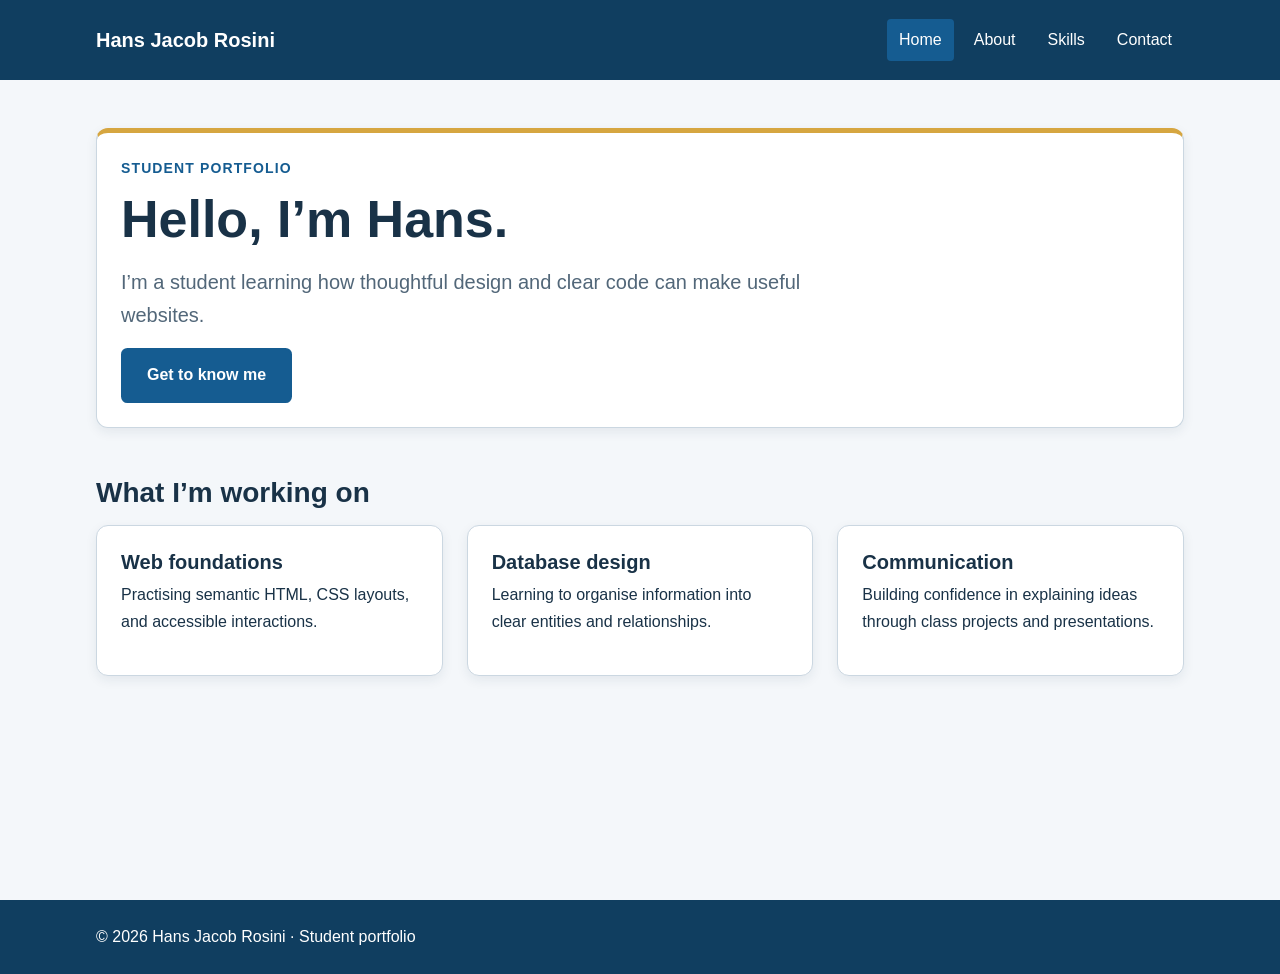
<file: index.html>
<!doctype html>
<html lang="en">
<head>
  <meta charset="utf-8">
  <meta name="viewport" content="width=device-width, initial-scale=1">
  <meta name="description" content="Hans Jacob Rosini's student portfolio.">
  <title>Hans Jacob Rosini | Portfolio</title>
  <link rel="stylesheet" href="css/style.css">
</head>
<body>
  <header class="site-header">
    <div class="container header-inner">
      <a class="brand" href="index.html">Hans Jacob Rosini</a>
      <nav class="site-nav" aria-label="Main navigation">
        <a aria-current="page" href="index.html">Home</a>
        <a href="about.html">About</a>
        <a href="skills.html">Skills</a>
        <a href="contact.html">Contact</a>
      </nav>
    </div>
  </header>
  <main class="container page-main">
    <section class="hero card">
      <p class="eyebrow">Student portfolio</p>
      <h1>Hello, I’m Hans.</h1>
      <p class="lead">I’m a student learning how thoughtful design and clear code can make useful websites.</p>
      <a class="button" href="about.html">Get to know me</a>
    </section>
    <section class="content-section" aria-labelledby="featured-heading">
      <h2 id="featured-heading">What I’m working on</h2>
      <div class="card-grid">
        <article class="card"><h3>Web foundations</h3><p>Practising semantic HTML, CSS layouts, and accessible interactions.</p></article>
        <article class="card"><h3>Database design</h3><p>Learning to organise information into clear entities and relationships.</p></article>
        <article class="card"><h3>Communication</h3><p>Building confidence in explaining ideas through class projects and presentations.</p></article>
      </div>
    </section>
  </main>
  <footer class="site-footer"><div class="container"><p>© 2026 Hans Jacob Rosini · Student portfolio</p></div></footer>
</body>
</html>
</file>
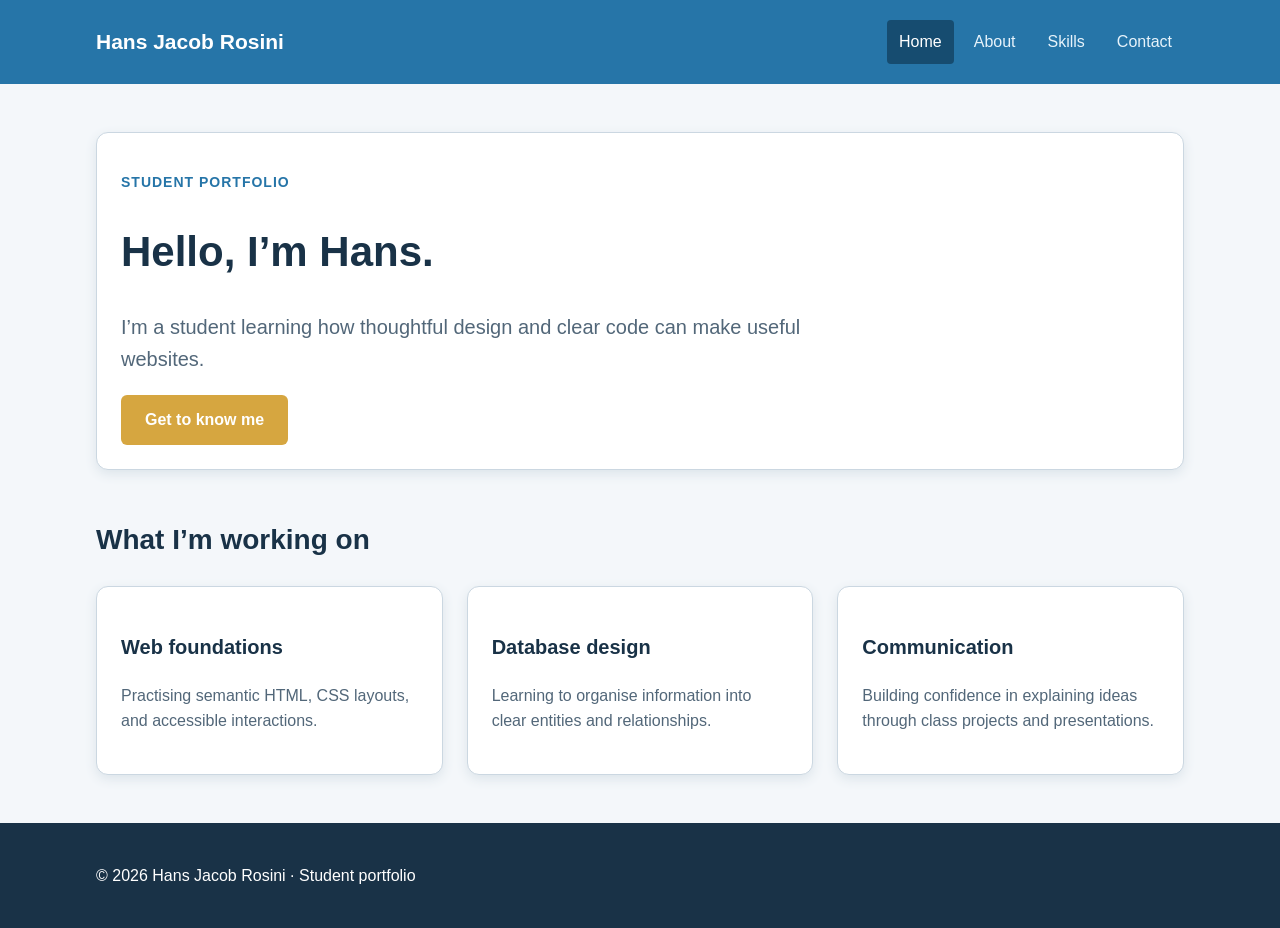
<file: preview-ai/index.html>
<!doctype html>
<html lang="en">
<head>
  <meta charset="utf-8">
  <meta name="viewport" content="width=device-width, initial-scale=1">
  <meta name="description" content="Hans Jacob Rosini's student portfolio.">
  <title>Hans Jacob Rosini | Portfolio</title>
  <link rel="stylesheet" href="ai-style.css">
</head>
<body>
  <header class="site-header">
    <div class="container header-inner">
      <a class="brand" href="index.html">Hans Jacob Rosini</a>
      <nav class="site-nav" aria-label="Main navigation">
        <a aria-current="page" href="index.html">Home</a>
        <a href="about.html">About</a>
        <a href="skills.html">Skills</a>
        <a href="contact.html">Contact</a>
      </nav>
    </div>
  </header>
  <main class="container page-main">
    <section class="hero card">
      <p class="eyebrow">Student portfolio</p>
      <h1>Hello, I’m Hans.</h1>
      <p class="lead">I’m a student learning how thoughtful design and clear code can make useful websites.</p>
      <a class="button" href="about.html">Get to know me</a>
    </section>
    <section class="content-section" aria-labelledby="featured-heading">
      <h2 id="featured-heading">What I’m working on</h2>
      <div class="card-grid">
        <article class="card"><h3>Web foundations</h3><p>Practising semantic HTML, CSS layouts, and accessible interactions.</p></article>
        <article class="card"><h3>Database design</h3><p>Learning to organise information into clear entities and relationships.</p></article>
        <article class="card"><h3>Communication</h3><p>Building confidence in explaining ideas through class projects and presentations.</p></article>
      </div>
    </section>
  </main>
  <footer class="site-footer"><div class="container"><p>© 2026 Hans Jacob Rosini · Student portfolio</p></div></footer>
</body>
</html>
</file>
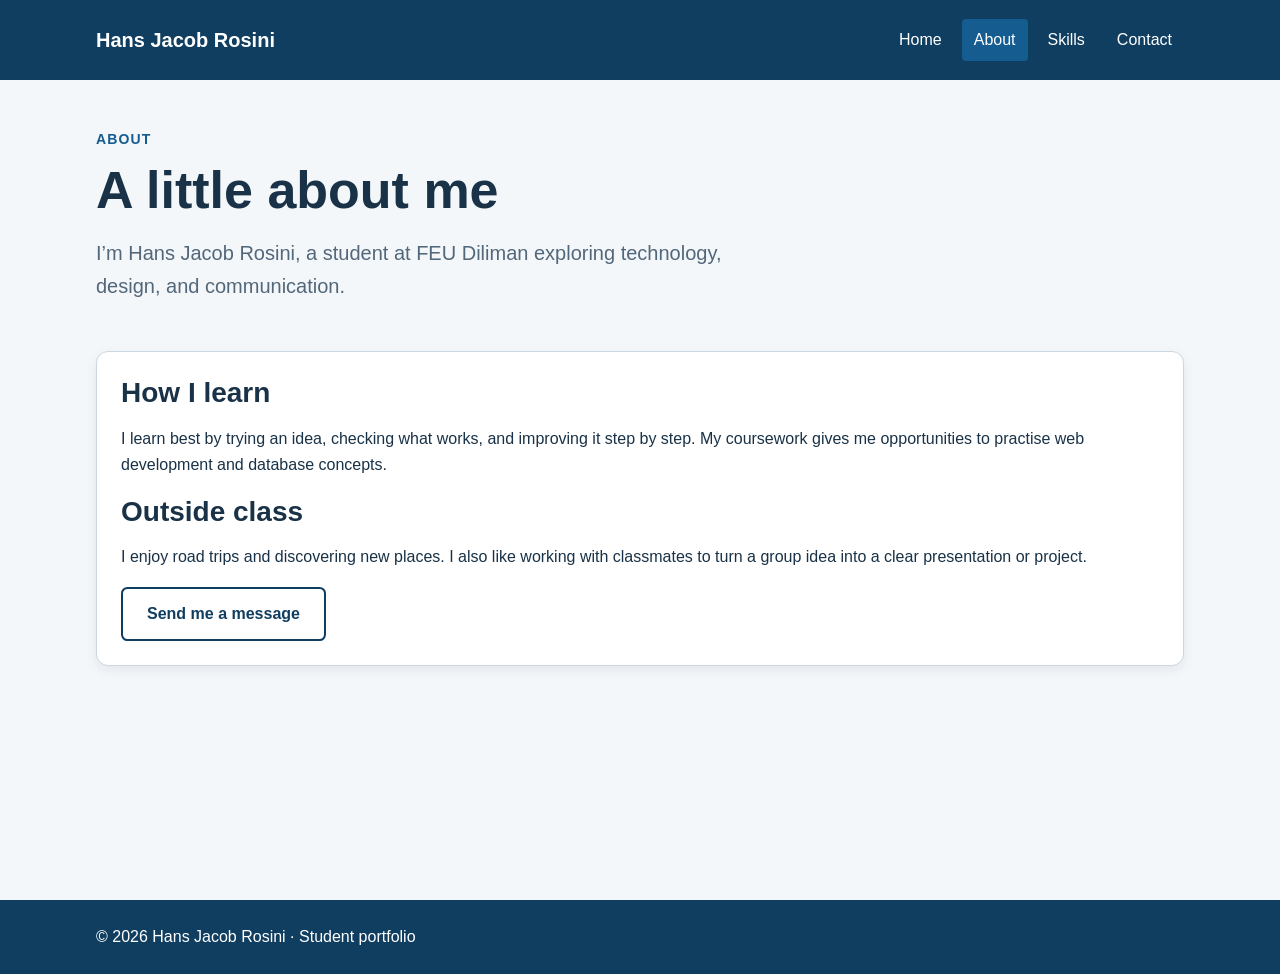
<file: about.html>
<!doctype html>
<html lang="en">
<head>
  <meta charset="utf-8">
  <meta name="viewport" content="width=device-width, initial-scale=1">
  <meta name="description" content="Learn more about Hans Jacob Rosini.">
  <title>About | Hans Jacob Rosini</title>
  <link rel="stylesheet" href="css/style.css">
</head>
<body>
  <header class="site-header"><div class="container header-inner">
    <a class="brand" href="index.html">Hans Jacob Rosini</a>
    <nav class="site-nav" aria-label="Main navigation">
      <a href="index.html">Home</a><a aria-current="page" href="about.html">About</a><a href="skills.html">Skills</a><a href="contact.html">Contact</a>
    </nav>
  </div></header>
  <main class="container page-main">
    <section class="page-heading"><p class="eyebrow">About</p><h1>A little about me</h1><p class="lead">I’m Hans Jacob Rosini, a student at FEU Diliman exploring technology, design, and communication.</p></section>
    <section class="card content-section">
      <h2>How I learn</h2>
      <p>I learn best by trying an idea, checking what works, and improving it step by step. My coursework gives me opportunities to practise web development and database concepts.</p>
      <h2>Outside class</h2>
      <p>I enjoy road trips and discovering new places. I also like working with classmates to turn a group idea into a clear presentation or project.</p>
      <a class="button button-secondary" href="contact.html">Send me a message</a>
    </section>
  </main>
  <footer class="site-footer"><div class="container"><p>© 2026 Hans Jacob Rosini · Student portfolio</p></div></footer>
</body>
</html>
</file>
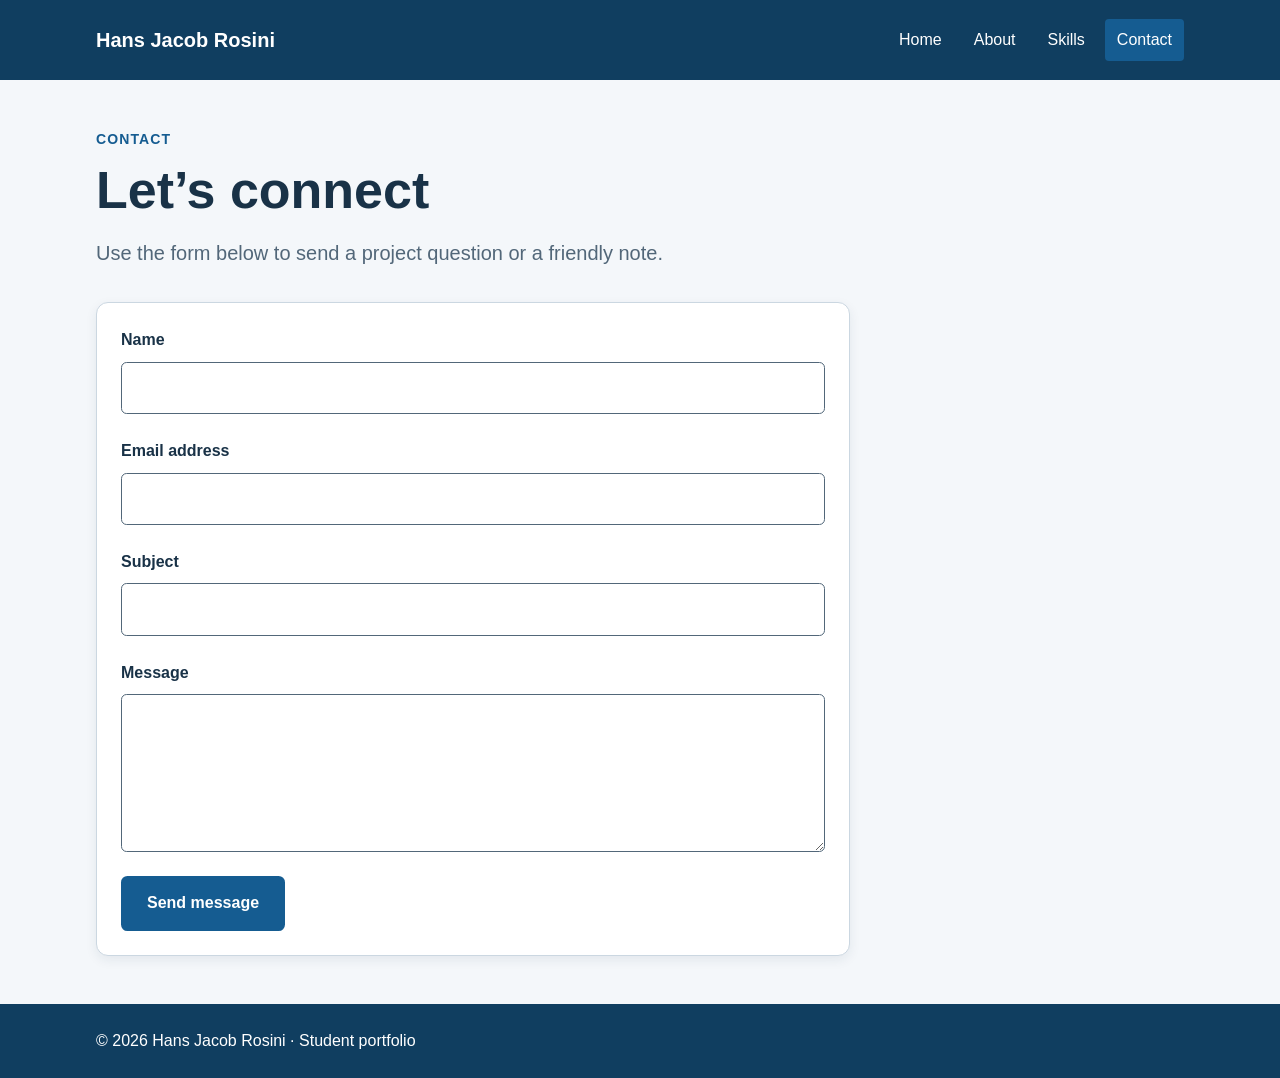
<file: contact.html>
<!doctype html>
<html lang="en">
<head>
  <meta charset="utf-8">
  <meta name="viewport" content="width=device-width, initial-scale=1">
  <meta name="description" content="Contact Hans Jacob Rosini.">
  <title>Contact | Hans Jacob Rosini</title>
  <link rel="stylesheet" href="css/style.css">
</head>
<body>
  <header class="site-header"><div class="container header-inner">
    <a class="brand" href="index.html">Hans Jacob Rosini</a>
    <nav class="site-nav" aria-label="Main navigation">
      <a href="index.html">Home</a><a href="about.html">About</a><a href="skills.html">Skills</a><a aria-current="page" href="contact.html">Contact</a>
    </nav>
  </div></header>
  <main class="container page-main">
    <section class="page-heading"><p class="eyebrow">Contact</p><h1>Let’s connect</h1><p class="lead">Use the form below to send a project question or a friendly note.</p></section>
    <section class="card form-card">
      <form action="#" method="get">
        <div class="form-field"><label for="name">Name</label><input id="name" name="name" type="text" autocomplete="name" required></div>
        <div class="form-field"><label for="email">Email address</label><input id="email" name="email" type="email" autocomplete="email" required></div>
        <div class="form-field"><label for="subject">Subject</label><input id="subject" name="subject" type="text" required></div>
        <div class="form-field"><label for="message">Message</label><textarea id="message" name="message" rows="5" required></textarea></div>
        <button class="button" type="submit">Send message</button>
      </form>
    </section>
  </main>
  <footer class="site-footer"><div class="container"><p>© 2026 Hans Jacob Rosini · Student portfolio</p></div></footer>
</body>
</html>
</file>
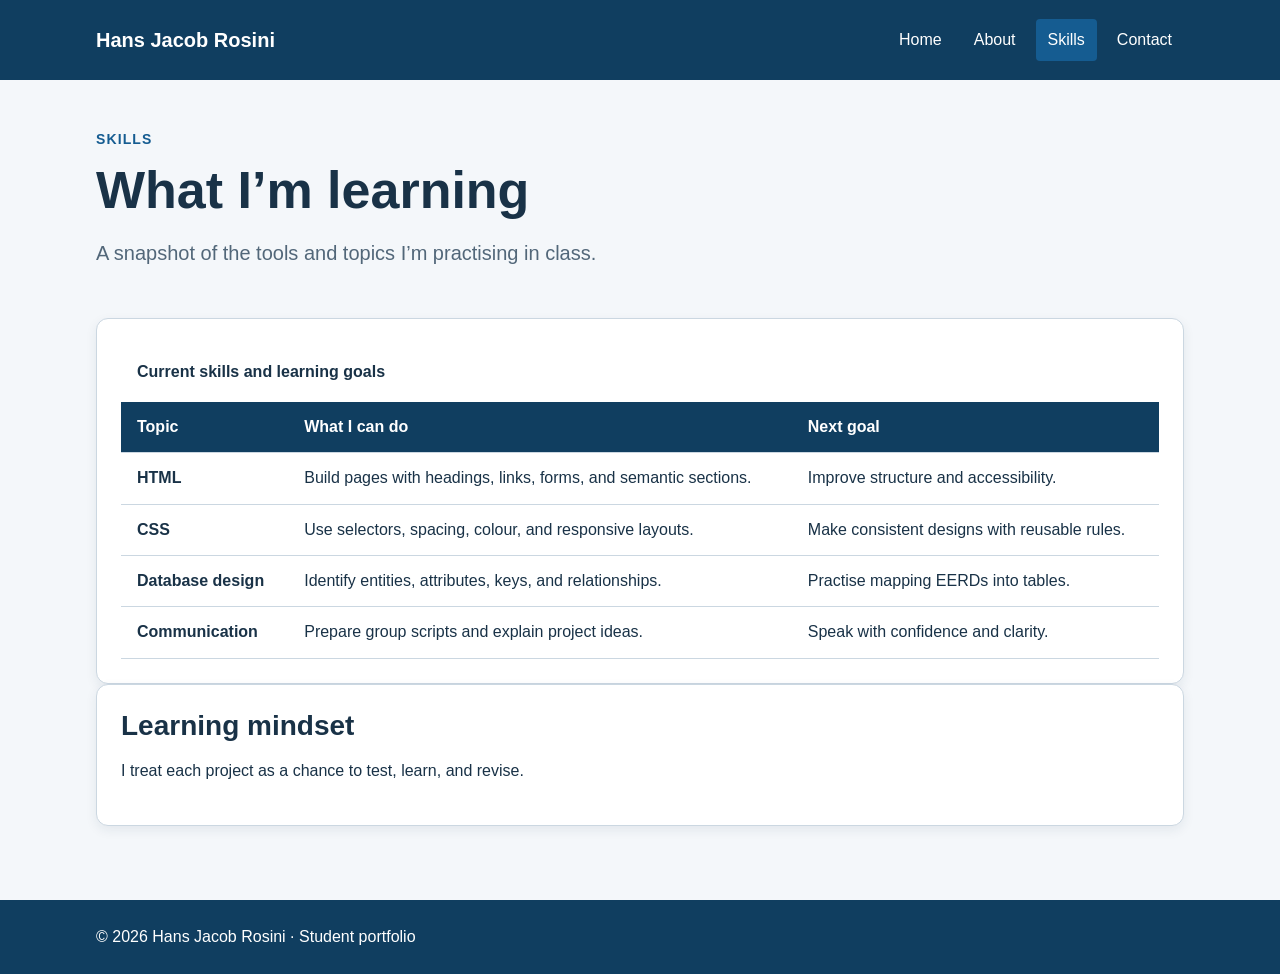
<file: skills.html>
<!doctype html>
<html lang="en">
<head>
  <meta charset="utf-8">
  <meta name="viewport" content="width=device-width, initial-scale=1">
  <meta name="description" content="Current skills and learning goals for Hans Jacob Rosini.">
  <title>Skills | Hans Jacob Rosini</title>
  <link rel="stylesheet" href="css/style.css">
</head>
<body>
  <header class="site-header"><div class="container header-inner">
    <a class="brand" href="index.html">Hans Jacob Rosini</a>
    <nav class="site-nav" aria-label="Main navigation">
      <a href="index.html">Home</a><a href="about.html">About</a><a aria-current="page" href="skills.html">Skills</a><a href="contact.html">Contact</a>
    </nav>
  </div></header>
  <main class="container page-main">
    <section class="page-heading"><p class="eyebrow">Skills</p><h1>What I’m learning</h1><p class="lead">A snapshot of the tools and topics I’m practising in class.</p></section>
    <section class="card content-section">
      <div class="table-scroll" role="region" aria-label="Skills table" tabindex="0">
      <table class="skills-table">
        <caption>Current skills and learning goals</caption>
        <thead><tr><th scope="col">Topic</th><th scope="col">What I can do</th><th scope="col">Next goal</th></tr></thead>
        <tbody>
          <tr><th scope="row">HTML</th><td>Build pages with headings, links, forms, and semantic sections.</td><td>Improve structure and accessibility.</td></tr>
          <tr><th scope="row">CSS</th><td>Use selectors, spacing, colour, and responsive layouts.</td><td>Make consistent designs with reusable rules.</td></tr>
          <tr><th scope="row">Database design</th><td>Identify entities, attributes, keys, and relationships.</td><td>Practise mapping EERDs into tables.</td></tr>
          <tr><th scope="row">Communication</th><td>Prepare group scripts and explain project ideas.</td><td>Speak with confidence and clarity.</td></tr>
        </tbody>
      </table>
      </div>
    </section>
    <aside class="card note-card"><h2>Learning mindset</h2><p>I treat each project as a chance to test, learn, and revise.</p></aside>
  </main>
  <footer class="site-footer"><div class="container"><p>© 2026 Hans Jacob Rosini · Student portfolio</p></div></footer>
</body>
</html>
</file>
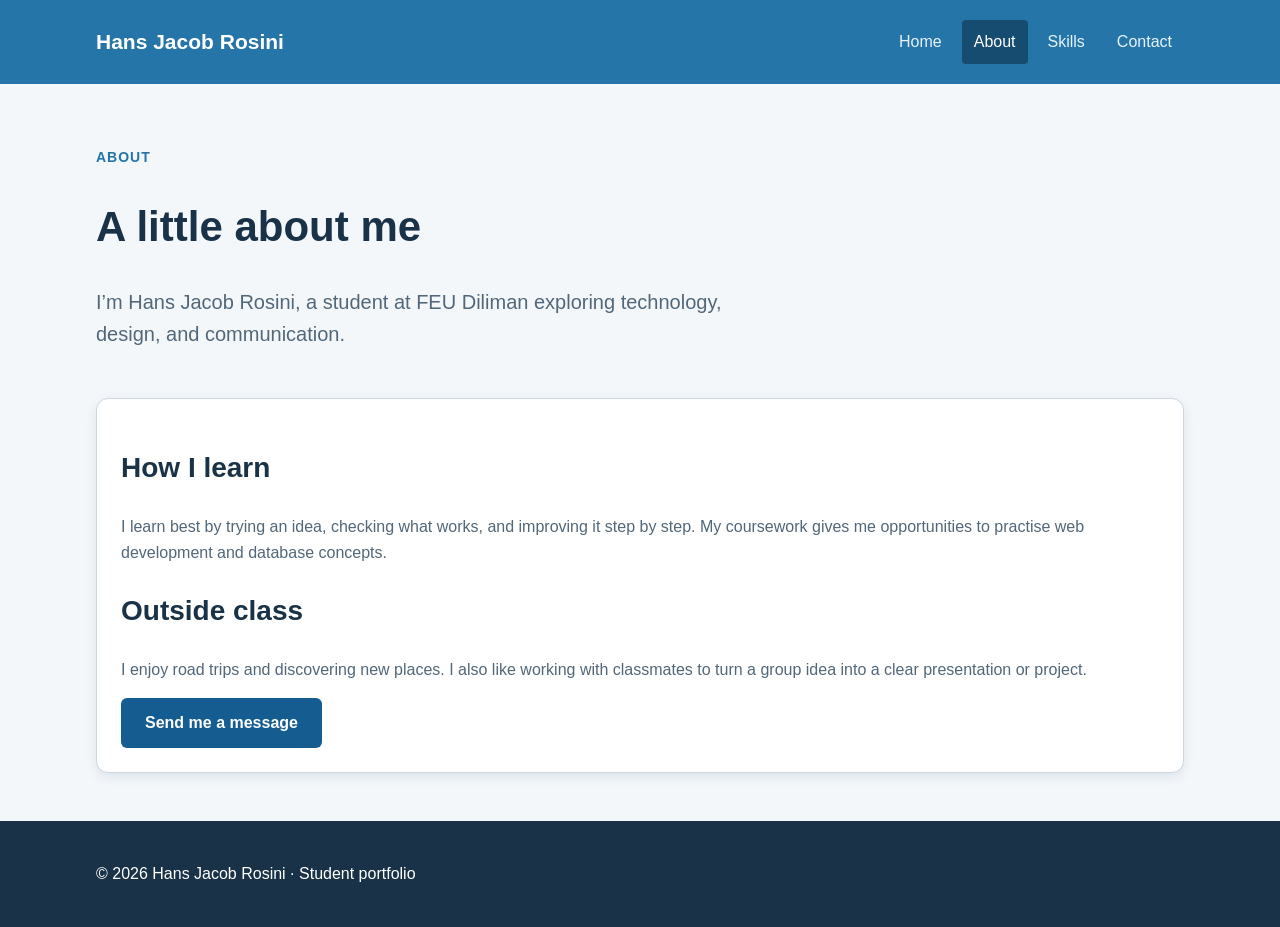
<file: preview-ai/about.html>
<!doctype html>
<html lang="en">
<head>
  <meta charset="utf-8">
  <meta name="viewport" content="width=device-width, initial-scale=1">
  <meta name="description" content="Learn more about Hans Jacob Rosini.">
  <title>About | Hans Jacob Rosini</title>
  <link rel="stylesheet" href="ai-style.css">
</head>
<body>
  <header class="site-header"><div class="container header-inner">
    <a class="brand" href="index.html">Hans Jacob Rosini</a>
    <nav class="site-nav" aria-label="Main navigation">
      <a href="index.html">Home</a><a aria-current="page" href="about.html">About</a><a href="skills.html">Skills</a><a href="contact.html">Contact</a>
    </nav>
  </div></header>
  <main class="container page-main">
    <section class="page-heading"><p class="eyebrow">About</p><h1>A little about me</h1><p class="lead">I’m Hans Jacob Rosini, a student at FEU Diliman exploring technology, design, and communication.</p></section>
    <section class="card content-section">
      <h2>How I learn</h2>
      <p>I learn best by trying an idea, checking what works, and improving it step by step. My coursework gives me opportunities to practise web development and database concepts.</p>
      <h2>Outside class</h2>
      <p>I enjoy road trips and discovering new places. I also like working with classmates to turn a group idea into a clear presentation or project.</p>
      <a class="button button-secondary" href="contact.html">Send me a message</a>
    </section>
  </main>
  <footer class="site-footer"><div class="container"><p>© 2026 Hans Jacob Rosini · Student portfolio</p></div></footer>
</body>
</html>
</file>
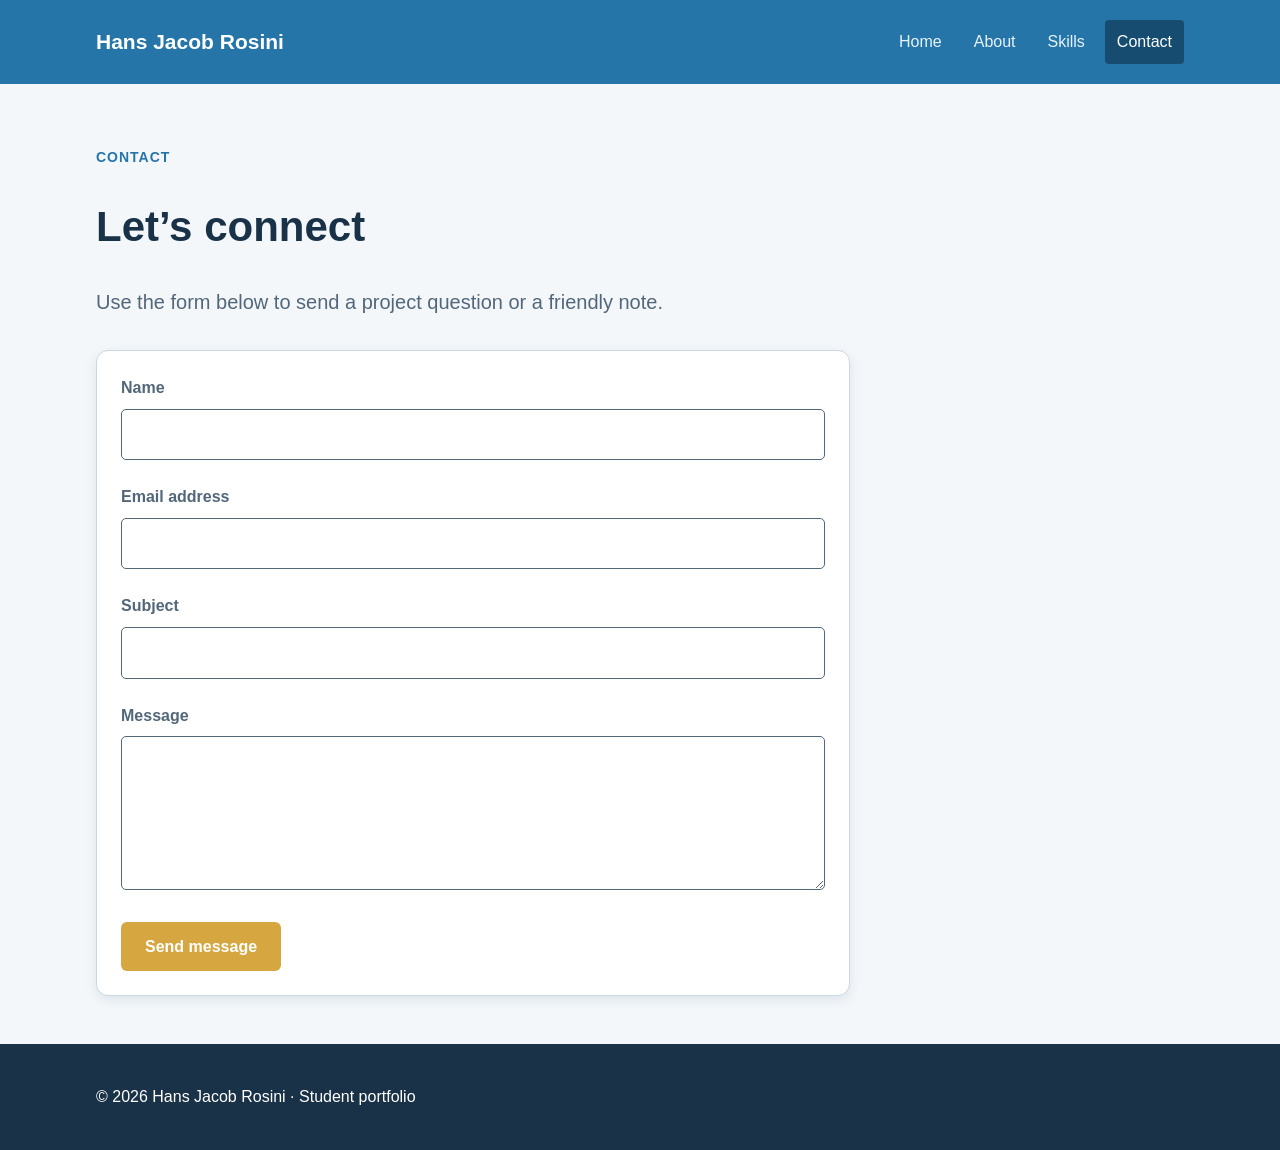
<file: preview-ai/contact.html>
<!doctype html>
<html lang="en">
<head>
  <meta charset="utf-8">
  <meta name="viewport" content="width=device-width, initial-scale=1">
  <meta name="description" content="Contact Hans Jacob Rosini.">
  <title>Contact | Hans Jacob Rosini</title>
  <link rel="stylesheet" href="ai-style.css">
</head>
<body>
  <header class="site-header"><div class="container header-inner">
    <a class="brand" href="index.html">Hans Jacob Rosini</a>
    <nav class="site-nav" aria-label="Main navigation">
      <a href="index.html">Home</a><a href="about.html">About</a><a href="skills.html">Skills</a><a aria-current="page" href="contact.html">Contact</a>
    </nav>
  </div></header>
  <main class="container page-main">
    <section class="page-heading"><p class="eyebrow">Contact</p><h1>Let’s connect</h1><p class="lead">Use the form below to send a project question or a friendly note.</p></section>
    <section class="card form-card">
      <form action="#" method="get">
        <div class="form-field"><label for="name">Name</label><input id="name" name="name" type="text" autocomplete="name" required></div>
        <div class="form-field"><label for="email">Email address</label><input id="email" name="email" type="email" autocomplete="email" required></div>
        <div class="form-field"><label for="subject">Subject</label><input id="subject" name="subject" type="text" required></div>
        <div class="form-field"><label for="message">Message</label><textarea id="message" name="message" rows="5" required></textarea></div>
        <button class="button" type="submit">Send message</button>
      </form>
    </section>
  </main>
  <footer class="site-footer"><div class="container"><p>© 2026 Hans Jacob Rosini · Student portfolio</p></div></footer>
</body>
</html>
</file>
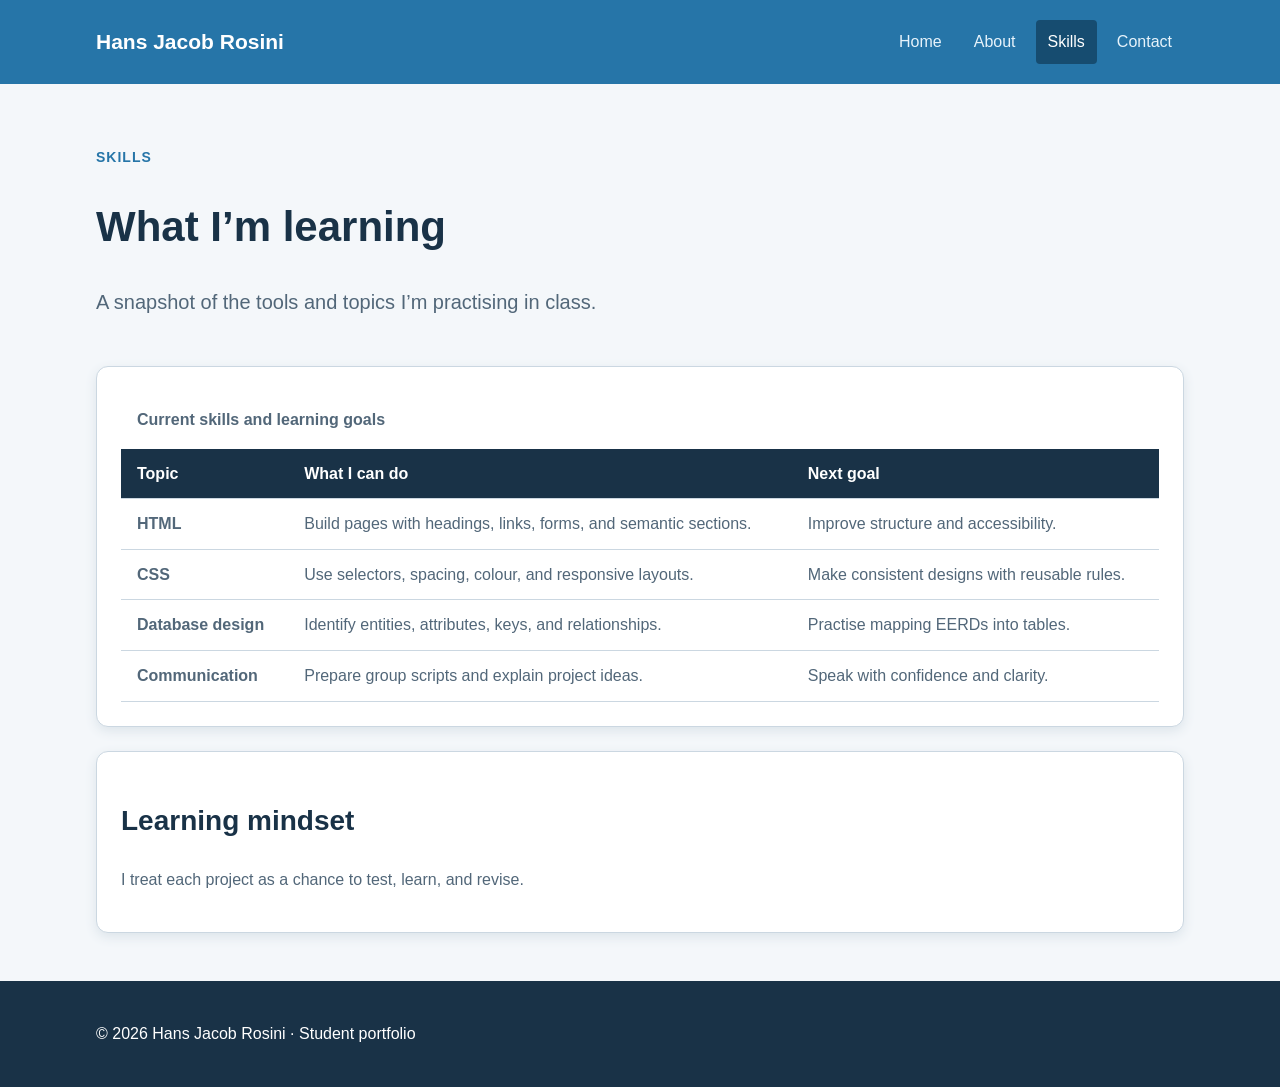
<file: preview-ai/skills.html>
<!doctype html>
<html lang="en">
<head>
  <meta charset="utf-8">
  <meta name="viewport" content="width=device-width, initial-scale=1">
  <meta name="description" content="Current skills and learning goals for Hans Jacob Rosini.">
  <title>Skills | Hans Jacob Rosini</title>
  <link rel="stylesheet" href="ai-style.css">
</head>
<body>
  <header class="site-header"><div class="container header-inner">
    <a class="brand" href="index.html">Hans Jacob Rosini</a>
    <nav class="site-nav" aria-label="Main navigation">
      <a href="index.html">Home</a><a href="about.html">About</a><a aria-current="page" href="skills.html">Skills</a><a href="contact.html">Contact</a>
    </nav>
  </div></header>
  <main class="container page-main">
    <section class="page-heading"><p class="eyebrow">Skills</p><h1>What I’m learning</h1><p class="lead">A snapshot of the tools and topics I’m practising in class.</p></section>
    <section class="card content-section">
      <div class="table-scroll" role="region" aria-label="Skills table" tabindex="0">
      <table class="skills-table">
        <caption>Current skills and learning goals</caption>
        <thead><tr><th scope="col">Topic</th><th scope="col">What I can do</th><th scope="col">Next goal</th></tr></thead>
        <tbody>
          <tr><th scope="row">HTML</th><td>Build pages with headings, links, forms, and semantic sections.</td><td>Improve structure and accessibility.</td></tr>
          <tr><th scope="row">CSS</th><td>Use selectors, spacing, colour, and responsive layouts.</td><td>Make consistent designs with reusable rules.</td></tr>
          <tr><th scope="row">Database design</th><td>Identify entities, attributes, keys, and relationships.</td><td>Practise mapping EERDs into tables.</td></tr>
          <tr><th scope="row">Communication</th><td>Prepare group scripts and explain project ideas.</td><td>Speak with confidence and clarity.</td></tr>
        </tbody>
      </table>
      </div>
    </section>
    <aside class="card note-card"><h2>Learning mindset</h2><p>I treat each project as a chance to test, learn, and revise.</p></aside>
  </main>
  <footer class="site-footer"><div class="container"><p>© 2026 Hans Jacob Rosini · Student portfolio</p></div></footer>
</body>
</html>
</file>
<file: css/style.css>
/* AI-assisted starter stylesheet for the M3 portfolio exercise.
   The student should review, understand, and retype any ideas they adopt. */
:root {
  /* Colour roles */
  --color-ink: #193247;
  --color-muted: #526779;
  --color-page: #f4f7fa;
  --color-surface: #ffffff;
  --color-brand: #155c91;
  --color-brand-dark: #103e60;
  --color-accent: #d6a640;
  --color-border: #cbd7e1;
  --color-focus: #8c4e00;
  /* Spacing scale */
  --space-1: 0.25rem;
  --space-2: 0.5rem;
  --space-3: 0.75rem;
  --space-4: 1rem;
  --space-6: 1.5rem;
  --space-8: 2rem;
  --space-12: 3rem;
  /* Type scale */
  --type-sm: 0.875rem;
  --type-base: 1rem;
  --type-lg: 1.25rem;
  --type-xl: 1.75rem;
  --type-display: clamp(2rem, 5vw, 3.25rem);
}

/* Subtopic 1: typography and design tokens */
html { color-scheme: light; }
body {
  margin: 0;
  background: var(--color-page);
  color: var(--color-ink);
  font-family: Arial, Helvetica, sans-serif;
  font-size: var(--type-base);
  line-height: 1.65;
}
h1, h2, h3, p { margin-top: 0; }
h1, h2, h3 { line-height: 1.2; }
h1 { margin-bottom: var(--space-4); font-size: var(--type-display); }
h2 { margin-bottom: var(--space-4); font-size: var(--type-xl); }
h3 { margin-bottom: var(--space-2); font-size: var(--type-lg); }
p { margin-bottom: var(--space-4); }
.lead { max-width: 62ch; color: var(--color-muted); font-size: var(--type-lg); }
.eyebrow { margin-bottom: var(--space-2); color: var(--color-brand); font-size: var(--type-sm); font-weight: 700; letter-spacing: 0.08em; text-transform: uppercase; }
a { color: var(--color-brand-dark); }

/* Subtopic 2: page layout and spacing */
.container { width: min(100% - 2rem, 68rem); margin-inline: auto; }
.header-inner { display: flex; align-items: center; justify-content: space-between; gap: var(--space-6); min-height: 5rem; }
.page-main { min-height: calc(100vh - 11rem); padding-block: var(--space-12); }
.page-heading { margin-bottom: var(--space-8); }
.content-section { margin-top: var(--space-12); }
.hero { padding: clamp(1.5rem, 5vw, 4rem); }
.card-grid { display: grid; grid-template-columns: repeat(3, minmax(0, 1fr)); gap: var(--space-6); }
.site-footer { padding-block: var(--space-6); }
.site-footer p { margin: 0; }
.skills-table { width: 100%; border-collapse: collapse; }
.skills-table th, .skills-table td { padding: var(--space-3) var(--space-4); text-align: left; vertical-align: top; }
.skills-table caption { padding: var(--space-4); text-align: left; font-weight: 700; }
.form-card { max-width: 44rem; }
.form-field { display: grid; gap: var(--space-2); margin-bottom: var(--space-6); }
input, textarea { width: 100%; box-sizing: border-box; }

/* Subtopic 3: colour, cards, and buttons */
.site-header { background: var(--color-brand-dark); color: var(--color-surface); }
.brand { color: var(--color-surface); font-size: var(--type-lg); font-weight: 700; text-decoration: none; }
.site-footer { background: var(--color-brand-dark); color: var(--color-surface); }
.card { border: 1px solid var(--color-border); border-radius: 0.75rem; background: var(--color-surface); padding: var(--space-6); box-shadow: 0 0.25rem 0.75rem rgb(25 50 71 / 8%); }
.hero { border-top: 0.35rem solid var(--color-accent); }
.button { display: inline-block; border: 2px solid var(--color-brand); border-radius: 0.4rem; padding: var(--space-3) var(--space-6); background: var(--color-brand); color: var(--color-surface); font: inherit; font-weight: 700; text-decoration: none; cursor: pointer; }
.button-secondary { border-color: var(--color-brand-dark); background: var(--color-surface); color: var(--color-brand-dark); }
.skills-table th, .skills-table td { border-bottom: 1px solid var(--color-border); }
.skills-table thead { background: var(--color-brand-dark); color: var(--color-surface); }
label { font-weight: 700; }
input, textarea { border: 1px solid var(--color-muted); border-radius: 0.35rem; padding: var(--space-3); background: var(--color-surface); color: var(--color-ink); font: inherit; }

/* Subtopic 4: navigation and keyboard states */
.site-nav { display: flex; flex-wrap: wrap; gap: var(--space-2); }
.site-nav a { border-radius: 0.25rem; padding: var(--space-2) var(--space-3); color: var(--color-surface); text-decoration: none; }
.site-nav a:hover { background: var(--color-brand); }
.site-nav a:focus-visible, .button:focus-visible, input:focus-visible, textarea:focus-visible { outline: 3px solid var(--color-accent); outline-offset: 3px; }
.site-nav a[aria-current="page"] { background: var(--color-brand); }

/* Improvement: keep cards and navigation usable on narrow screens. */
@media (max-width: 42rem) {
  .header-inner { align-items: flex-start; flex-direction: column; gap: var(--space-3); padding-block: var(--space-4); }
  .card-grid { grid-template-columns: 1fr; }
  .page-main { padding-block: var(--space-8); }
  .table-scroll { max-width: 100%; overflow-x: auto; }
  .skills-table { min-width: 42rem; }
}
</file>
<file: preview-ai/ai-style.css>
/* Rival stylesheet generated by AI using only the four HTML pages. Keep this
   file unchanged; the separate preview copies use it for comparison only. */
body {
  margin: 0;
  font: 16px/1.6 Arial, sans-serif;
  color: #526779;
  background-color: #f4f7fa;
}
.container { max-width: 1088px; width: 94%; margin: 0 auto; }
.site-header { background-color: #2675a8; color: #ffffff; padding: 20px 0; }
.header-inner { display: flex; justify-content: space-between; align-items: center; }
.brand { color: #ffffff; font-size: 21px; font-weight: bold; text-decoration: none; }
.site-nav { display: flex; gap: 8px; }
.site-nav a { color: #e7f3fb; text-decoration: none; padding: 9px 12px; border-radius: 4px; }
.site-nav a:hover { color: #ffffff; background-color: #164c70; }
.site-nav a:focus { outline: 2px solid #f3c45b; }
.site-nav a[aria-current="page"] { background-color: #164c70; color: #ffffff; }
.page-main { min-height: 70vh; padding: 48px 0; }
.page-heading { margin-bottom: 32px; }
.eyebrow { color: #2675a8; font-size: 14px; font-weight: bold; text-transform: uppercase; letter-spacing: 1px; }
h1 { color: #193247; font-size: 42px; line-height: 1.15; }
h2 { color: #193247; font-size: 28px; }
h3 { color: #193247; font-size: 20px; }
.lead { max-width: 62ch; font-size: 20px; color: #526779; }
.hero { margin-bottom: 48px; padding: 48px; border-top: 6px solid #d6a640; }
.card { background: #ffffff; border: 1px solid #cbd7e1; border-radius: 12px; padding: 24px; box-shadow: 0 4px 12px #dce4ea; }
.card-grid { display: grid; grid-template-columns: repeat(3, 1fr); gap: 24px; }
.button { display: inline-block; background: #d6a640; color: #ffffff; border: 0; border-radius: 6px; padding: 12px 24px; font: inherit; font-weight: bold; text-decoration: none; cursor: pointer; }
.button-secondary { color: #ffffff !important; background: #155c91; }
.content-section { margin-top: 48px; }
.site-footer { padding: 24px 0; background: #193247; color: #ffffff; }
.skills-table { width: 100%; border-collapse: collapse; }
.skills-table caption { text-align: left; font-weight: bold; padding: 16px; }
.skills-table th, .skills-table td { text-align: left; padding: 12px 16px; border-bottom: 1px solid #cbd7e1; }
.skills-table thead { color: #ffffff; background: #193247; }
.note-card { margin-top: 24px; }
.form-card { max-width: 704px; }
.form-field { margin-bottom: 24px; }
.form-field label { display: block; font-weight: bold; margin-bottom: 8px; }
input, textarea { box-sizing: border-box; width: 100%; border: 1px solid #526779; border-radius: 5px; padding: 12px; font: inherit; color: #193247; background: #ffffff; }
.site-header .header-inner .site-nav a:hover { text-decoration: underline; }
.site-header .header-inner .site-nav a:focus { outline-offset: 3px; }
@media (max-width: 600px) {
  .container { width: 92%; }
  .hero { padding: 24px; }
}
</file>
